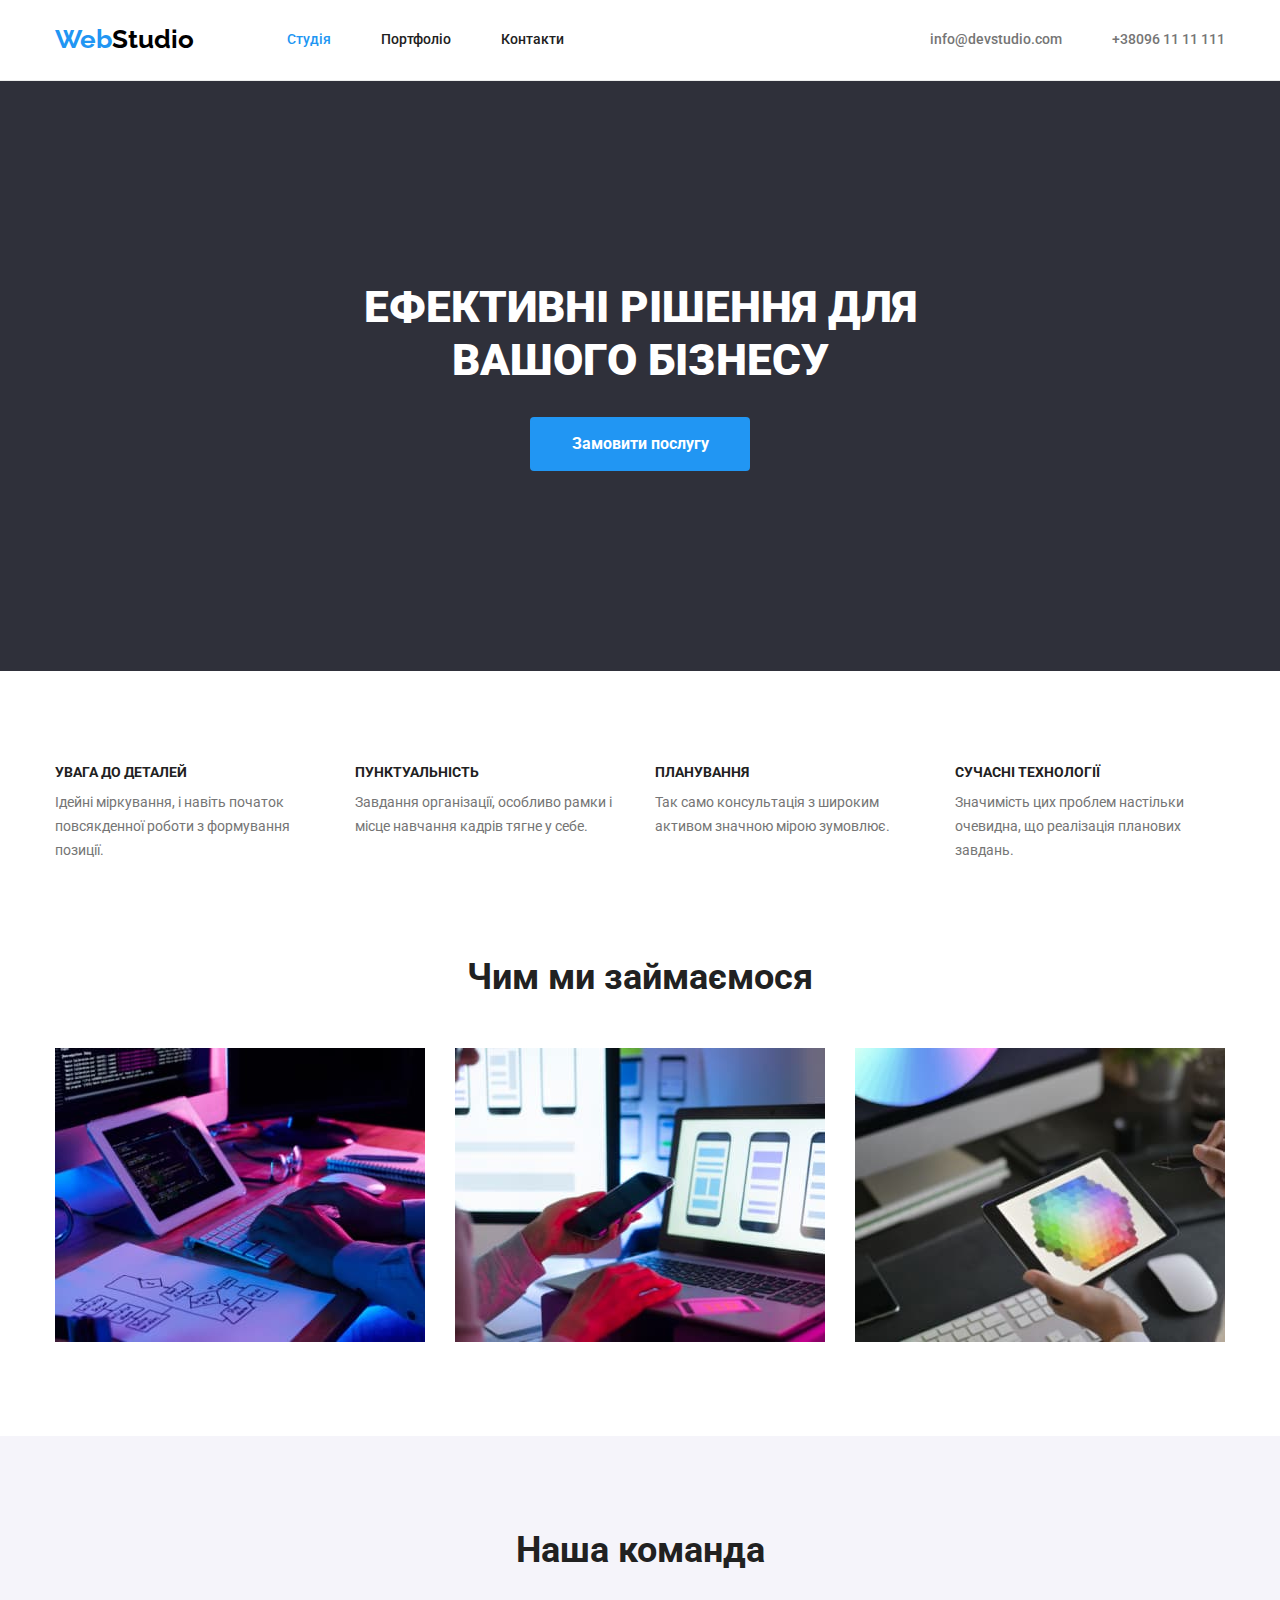
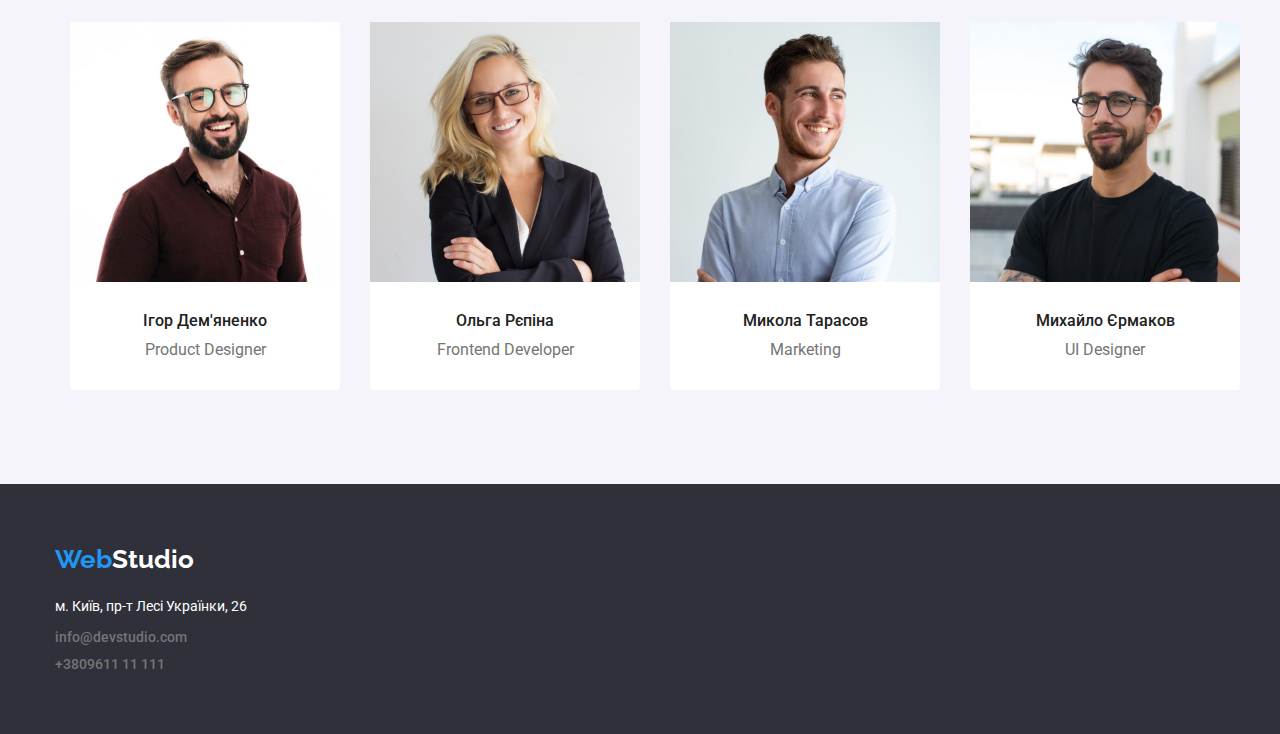
<file: index.html>
<!DOCTYPE html>
<html lang="uk">
  <head>
    <meta charset="UTF-8" />
    <meta http-equiv="X-UA-Compatible" content="IE=edge" />
    <meta name="viewport" content="width=device-width, initial-scale=1.0" />
    <title>Document</title>
    <link rel="stylesheet"
    href="https://cdnjs.cloudflare.com/ajax/libs/modern-normalize/1.0.0/modern-normalize.min.css"/>
    <link
      href="https://fonts.googleapis.com/css2?family=Raleway:wght@700&family=Roboto:wght@400;500;700;900&display=swap"
      rel="stylesheet"/>
    <link rel="stylesheet" href="./css/stiles.css" />
  </head>

  <body>
    <header class="border">
      <div class="container head-stile">
        <nav class="nav">
          <a href="./index.html" class="logo"><span class="logo-decoration">Web</span>Studio</a>
          <ul class="menu-header">
            <li class="nav-link current"><a href="./index.html" class="link">Студія</a></li>
            <li class="nav-link"><a href="./portfolio.html" class="link">Портфоліо</a></li>
            <li class="nav-link"><a href="#" class="link">Контакти</a></li>
        </ul>
        </nav>
        <ul class="contact-list">
          <li class="contact-header"><a href="mailto:info@devstudio.com" class="contacts">info@devstudio.com</a></li>
          <li class="contact-header"><a href="tel:+380961111111" class="contacts">+38096 11 11 111</a></li>
        </ul>
        </div>
    </header>
    <main>
      <section class="hero">
        <div class="container">
          <h1 class="title">Ефективні рішення для вашого бізнесу</h1>
          <button type="button"  class="button">Замовити послугу</button>
        </div>
      </section>
      <section class="section-position benefits-section">
        <div class="container">
          <ul class="benefits-list">
            <li class="benefits">
              <h3 class="benefits-title">УВАГА ДО ДЕТАЛЕЙ</h3>
              <p class="text">Ідейні міркування, і навіть початок повсякденної роботи з
                формування позиції.
              </p>
            </li>
            <li class="benefits">
              <h3 class="benefits-title">ПУНКТУАЛЬНІСТЬ</h3>
              <p class="text">Завдання організації, особливо рамки і місце навчання кадрів
                тягне у себе.
              </p>
            </li>
            <li class="benefits">
              <h3 class="benefits-title">ПЛАНУВАННЯ</h3>
              <p class="text">Так само консультація з широким активом значною мірою зумовлює.
              </p>
            </li>
            <li class="benefits">
              <h3 class="benefits-title">СУЧАСНІ ТЕХНОЛОГІЇ</h3>
              <p class="text">Значимість цих проблем настільки очевидна, що реалізація
                планових завдань.
              </p>
            </li>
          </ul>
        </div>
      </section>
      <section class="section-position">
        <div class="container">
          <h2 class="name-section">Чим ми займаємося</h2>
          <ul class="our-work">
            <li class="work"><img src="./images/img1.jpg" alt="На цьому фото процес кодування" width="370"/>
            </li>
            <li class="work"><img src="./images/img2.jpg" alt="На цьому фото процес програмування" width="370"/>
            </li>
            <li class="work"><img src="./images/img3.jpg" alt="На цьому фото процес налаштування" width="370"/>
            </li>
          </ul>
        </div>
      </section>

      <section class="team section-position">
        <div class="container">
        <h2 class="name-section">Наша команда</h2>
          <ul class="container team-wrap">
            <li class="icon-team">
              <img src="./images/photoIgor.jpg" alt="Фото Ігор Дем'яненко" width="270" class="foto"/>
              <h3 class="team-title">Ігор Дем'яненко</h3>
              <p class="position">Product Designer</p>
            </li>
            <li class="icon-team">
              <img src="./images/photoOlga.jpg" alt="Фото Ольга Рєпіна" width="270" class="foto"/>
              <h3 class="team-title">Ольга Рєпіна</h3>
              <p class="position">Frontend Developer</p>
            </li>
            <li class="icon-team">
              <img src="./images/photoMykola.jpg" alt="Фото Микола Тарасов" width="270" class="foto"/>
              <h3 class="team-title">Микола Тарасов</h3>
              <p class="position">Marketing</p>
            </li>
            <li class="icon-team">
              <img src="./images/photoMyhail.jpg" alt="Фото Михайло Єрмаков" width="270" class="foto"/>
              <h3 class="team-title">Михайло Єрмаков</h3>
              <p class="position">UI Designer</p>
            </li>
          </ul>
        </div>
      </section>
    </main>
    <footer class="bg-footer">
    <div class="container">
      <a href="./index.html" class="logo logo-footer"><span class="logo-decoration">Web</span>Studio</a>
      <address>
        <ul>
          <li class="decor-address"><a href="https://goo.gl/maps/CPtrU1FHBa2aNyZL9" target="_blank" rel="noopener noreferrer nofollow" class="address">м. Київ, пр-т Лесі Українки, 26</a></li>
          <li class="tell"><a href="mailto:info@devstudio.com" class="contacts">info@devstudio.com</a></li>
          <li><a href="tel:+380961111111" class="contacts">+3809611 11 111</a></li>
        </ul>
      </address>
    </div>
    </footer>
  </body>
</html>
</file>
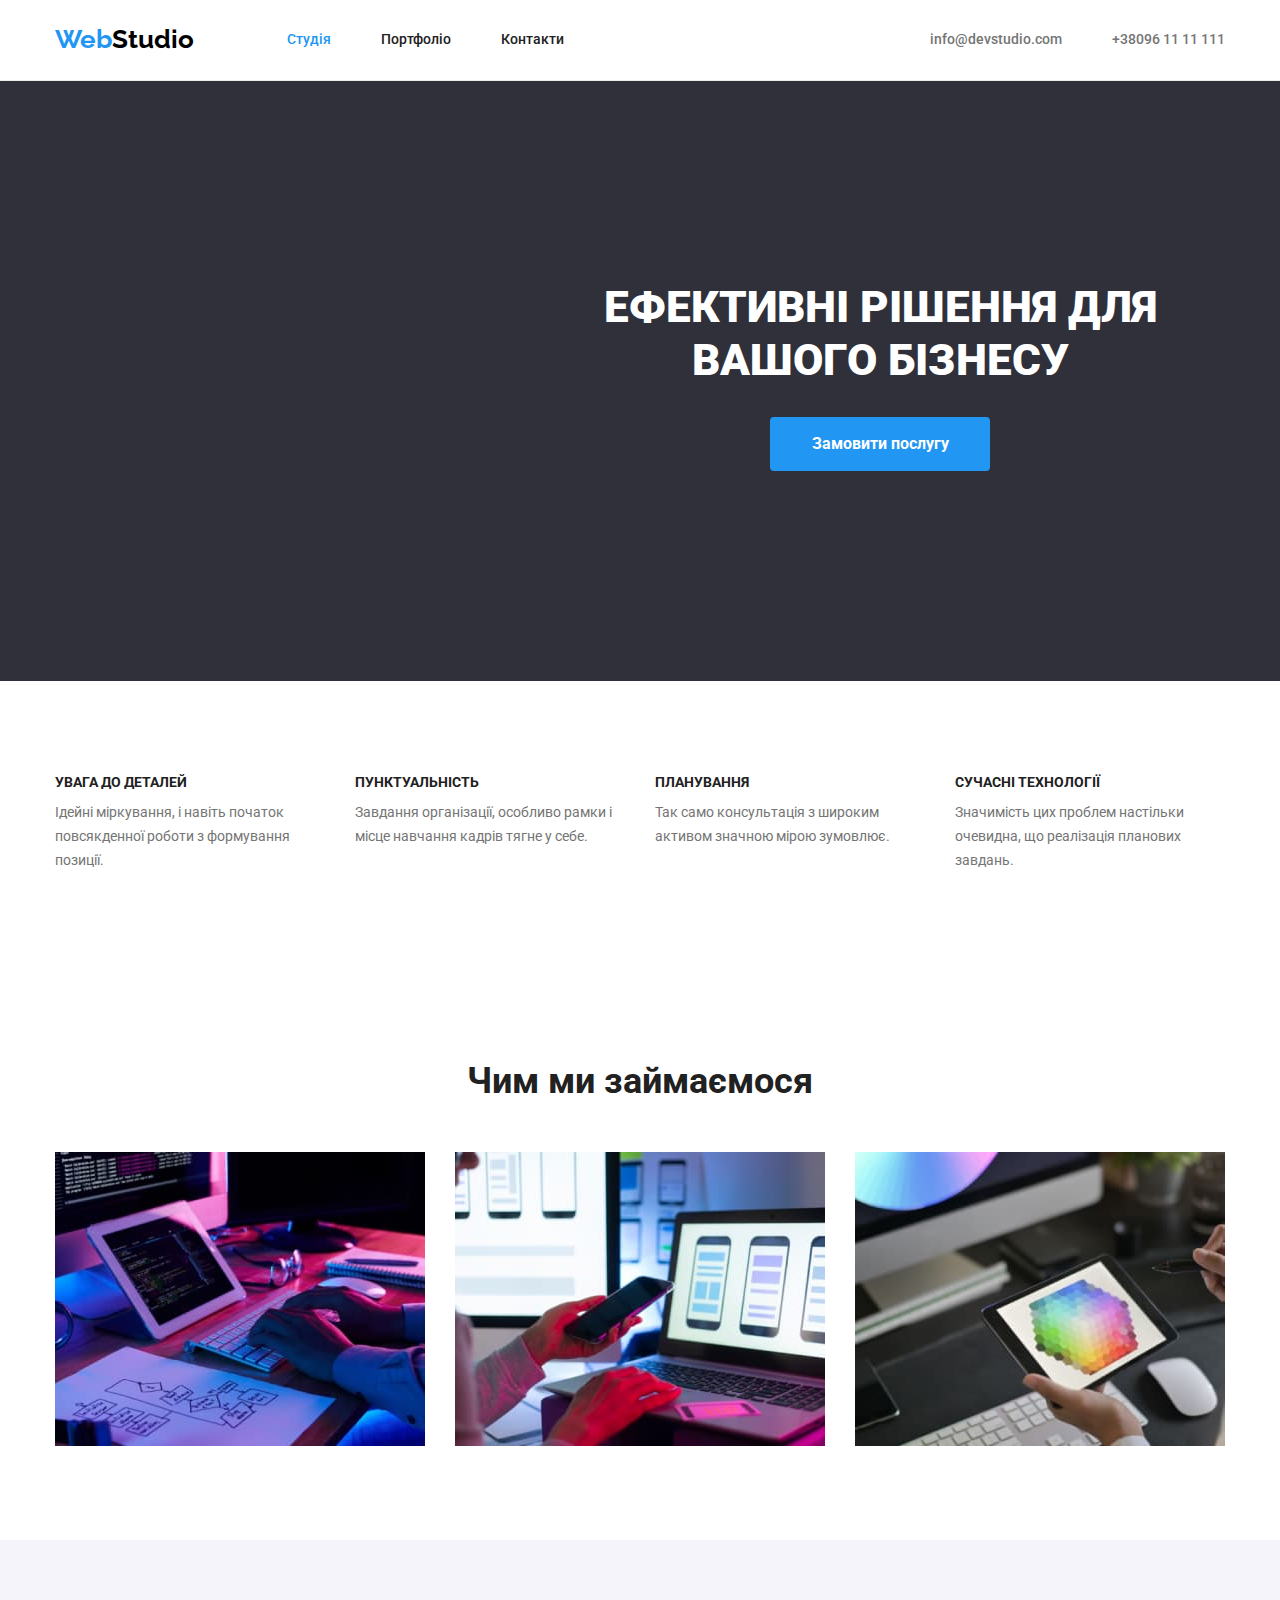
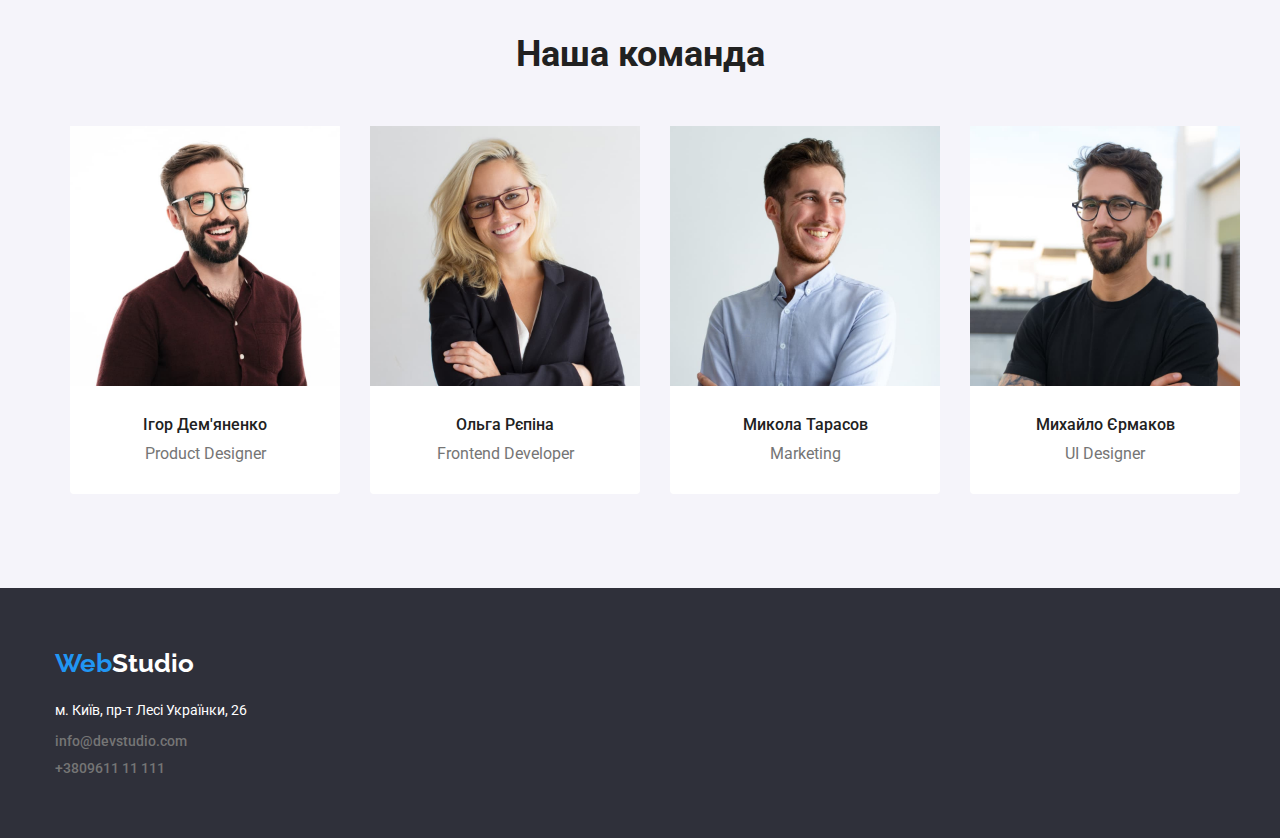
<file: images/index.html>
<!DOCTYPE html>
<html lang="uk">
  <head>
    <meta charset="UTF-8" />
    <meta http-equiv="X-UA-Compatible" content="IE=edge" />
    <meta name="viewport" content="width=device-width, initial-scale=1.0" />
    <title>Document</title>
    <link rel="stylesheet"
    href="https://cdnjs.cloudflare.com/ajax/libs/modern-normalize/1.0.0/modern-normalize.min.css"/>
    <link
      href="https://fonts.googleapis.com/css2?family=Raleway:wght@700&family=Roboto:wght@400;500;700;900&display=swap"
      rel="stylesheet"/>
    <link rel="stylesheet" href="./css/stiles.css" />
  </head>

  <body>
    <header class="border">
      <div class="container head-stile">
        <nav class="nav">
          <a href="./index.html" class="logo"><span class="logo-decoration">Web</span>Studio</a>
          <ul class="menu-header">
            <li class="nav-link current"><a href="./index.html" class="link">Студія</a></li>
            <li class="nav-link"><a href="./portfolio.html" class="link">Портфоліо</a></li>
            <li class="nav-link"><a href="#" class="link">Контакти</a></li>
        </ul>
        </nav>
        <ul class="contact-list">
          <li class="contact-header"><a href="mailto:info@devstudio.com" class="contacts">info@devstudio.com</a></li>
          <li class="contact-header"><a href="tel:+380961111111" class="contacts">+38096 11 11 111</a></li>
        </ul>
        </div>
    </header>
    <main>
      <section class="hero">
        <div class="container">
          <h1 class="title">Ефективні рішення для вашого бізнесу</h1>
          <button type="button"  class="button">Замовити послугу</button>
        </div>
      </section>
      <section class="section-position">
        <div class="container">
          <ul class="benefits-list">
            <li class="benefits">
              <h3 class="benefits-title">УВАГА ДО ДЕТАЛЕЙ</h3>
              <p class="text">Ідейні міркування, і навіть початок повсякденної роботи з
                формування позиції.
              </p>
            </li>
            <li class="benefits">
              <h3 class="benefits-title">ПУНКТУАЛЬНІСТЬ</h3>
              <p class="text">Завдання організації, особливо рамки і місце навчання кадрів
                тягне у себе.
              </p>
            </li>
            <li class="benefits">
              <h3 class="benefits-title">ПЛАНУВАННЯ</h3>
              <p class="text">Так само консультація з широким активом значною мірою зумовлює.
              </p>
            </li>
            <li class="benefits">
              <h3 class="benefits-title">СУЧАСНІ ТЕХНОЛОГІЇ</h3>
              <p class="text">Значимість цих проблем настільки очевидна, що реалізація
                планових завдань.
              </p>
            </li>
          </ul>
        </div>
      </section>
      <section class="section-position">
        <div class="container">
          <h2 class="name-section">Чим ми займаємося</h2>
          <ul class="our-work">
            <li class="work"><img src="./images/img1.jpg" alt="На цьому фото процес кодування" width="370"/>
            </li>
            <li class="work"><img src="./images/img2.jpg" alt="На цьому фото процес програмування" width="370"/>
            </li>
            <li class="work"><img src="./images/img3.jpg" alt="На цьому фото процес налаштування" width="370"/>
            </li>
          </ul>
        </div>
      </section>

      <section class="team section-position">
        <div class="container">
        <h2 class="name-section">Наша команда</h2>
          <ul class="container team-wrap">
            <li class="icon-team">
              <img src="./images/photoIgor.jpg" alt="Фото Ігор Дем'яненко" width="270" class="foto"/>
              <h3 class="team-title">Ігор Дем'яненко</h3>
              <p class="position">Product Designer</p>
            </li>
            <li class="icon-team">
              <img src="./images/photoOlga.jpg" alt="Фото Ольга Рєпіна" width="270" class="foto"/>
              <h3 class="team-title">Ольга Рєпіна</h3>
              <p class="position">Frontend Developer</p>
            </li>
            <li class="icon-team">
              <img src="./images/photoMykola.jpg" alt="Фото Микола Тарасов" width="270" class="foto"/>
              <h3 class="team-title">Микола Тарасов</h3>
              <p class="position">Marketing</p>
            </li>
            <li class="icon-team">
              <img src="./images/photoMyhail.jpg" alt="Фото Михайло Єрмаков" width="270" class="foto"/>
              <h3 class="team-title">Михайло Єрмаков</h3>
              <p class="position">UI Designer</p>
            </li>
          </ul>
        </div>
      </section>
    </main>
    <footer class="bg-footer">
    <div class="container">
      <a href="./index.html" class="logo logo-footer"><span class="logo-decoration">Web</span>Studio</a>
      <address>
        <ul>
          <li class="decor-address"><a href="https://goo.gl/maps/CPtrU1FHBa2aNyZL9" target="_blank" rel="noopener noreferrer nofollow" class="address">м. Київ, пр-т Лесі Українки, 26</a></li>
          <li class="tell"><a href="mailto:info@devstudio.com" class="contacts">info@devstudio.com</a></li>
          <li><a href="tel:+380961111111" class="contacts">+3809611 11 111</a></li>
        </ul>
      </address>
    </div>
    </footer>
  </body>
</html>
</file>
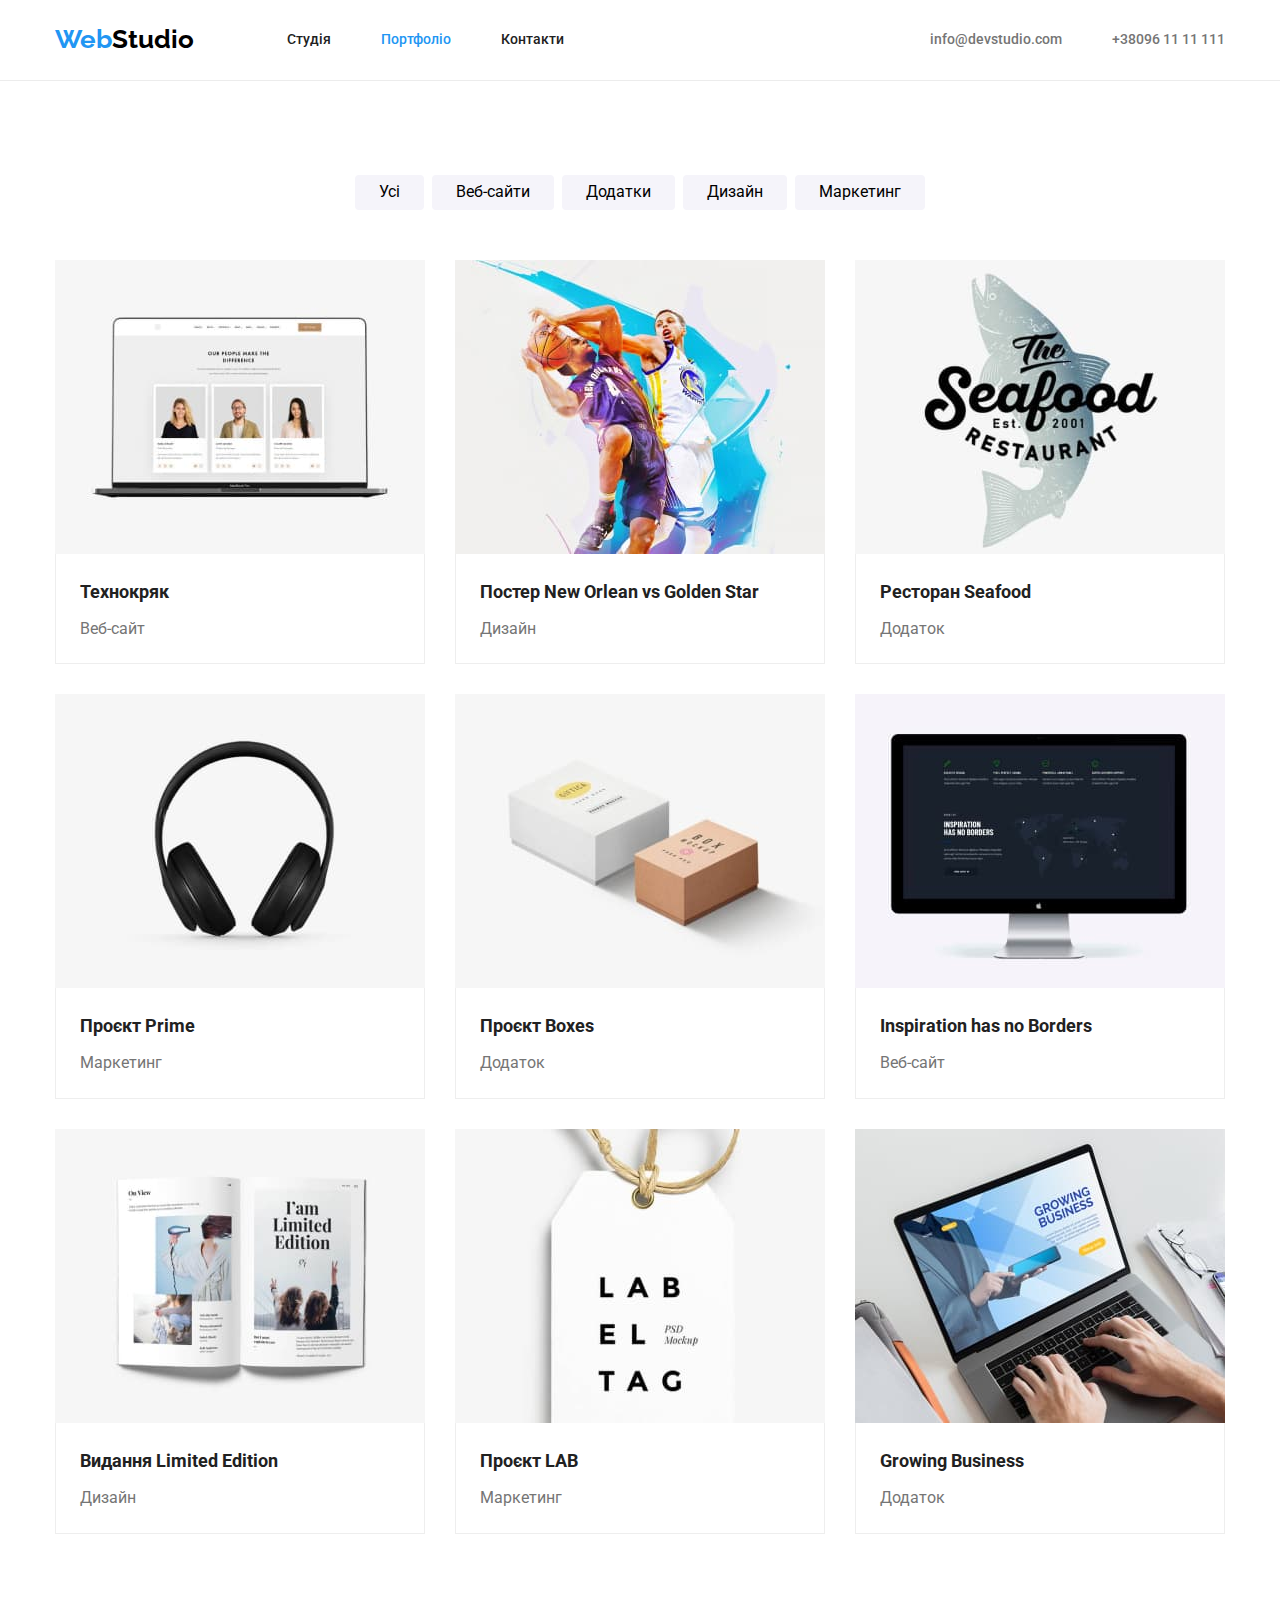
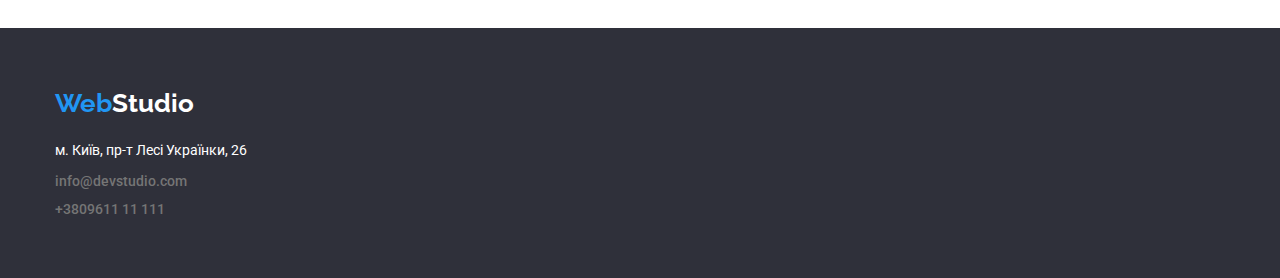
<file: portfolio.html>
<!DOCTYPE html>
<html lang="uk">
  <head>
    <meta charset="UTF-8" />
    <meta http-equiv="X-UA-Compatible" content="IE=edge" />
    <meta name="viewport" content="width=device-width, initial-scale=1.0" />
    <title>Document</title>
    <link
      rel="stylesheet"
      href="https://cdnjs.cloudflare.com/ajax/libs/modern-normalize/1.0.0/modern-normalize.min.css"
    />
    <link
      href="https://fonts.googleapis.com/css2?family=Raleway:wght@700&family=Roboto:wght@400;500;700;900&display=swap"
      rel="stylesheet"
    />
    <link rel="stylesheet" href="./css/stiles.css" />
  </head>
  <body>
    <header class="border">
      <div class="container head-stile">
        <nav class="nav">
          <a href="./index.html" class="logo"><span class="logo-decoration">Web</span>Studio</a>
          <ul class="menu-header">
            <li class="nav-link"><a href="./index.html" class="link">Студія</a></li>
            <li class="nav-link current"><a href="./portfolio.html" class="link">Портфоліо</a></li>
            <li class="nav-link"><a href="#" class="link">Контакти</a></li>
        </ul>
        </nav>
        <ul class="contact-list">
          <li class="contact-header"><a href="mailto:info@devstudio.com" class="contacts">info@devstudio.com</a></li>
          <li class="contact-header"><a href="tel:+380961111111" class="contacts">+38096 11 11 111</a></li>
        </ul>
        </div>
    </header>
    <main>
      <section class="section-position">
        <div class="container">
          <ul class="menu-portfolio">
            <li class="icon-button">
              <button type="button" class="button button-portfolio">Усі</button>
            </li>
            <li class="icon-button">
              <button type="button" class="button button-portfolio">
                Веб-сайти
              </button>
            </li>
            <li class="icon-button">
              <button type="button" class="button button-portfolio">
                Додатки
              </button>
            </li>
            <li class="icon-button">
              <button type="button" class="button button-portfolio">
                Дизайн
              </button>
            </li>
            <li class="icon-button">
              <button type="button" class="button button-portfolio">
                Маркетинг
              </button>
            </li>
          </ul>
          <ul class="products">
            <li class="icon-product">
              <a href="#">
                <img src="./images/Технокряк.jpg" alt="Технокряк" width="370" />
                <div class="container-product">
                  <h3 class="name-product">Технокряк</h3>
                  <p class="group">Веб-сайт</p>
                </div>
              </a>
            </li>
            <li class="icon-product">
              <a href="#">
                <img
                  src="./images/Постер.jpg"
                  alt="Постер New Orlean vs Golden Star"
                  width="370"
                />
                <div class="container-product">
                  <h3 class="name-product">Постер New Orlean vs Golden Star</h3>
                  <p class="group">Дизайн</p>
                </div>
              </a>
            </li>
            <li class="icon-product">
              <a href="#">
                <img
                  src="./images/Ресторан.jpg"
                  alt="Ресторан Seafood"
                  width="370"
                />
                <div class="container-product">
                  <h3 class="name-product">Ресторан Seafood</h3>
                  <p class="group">Додаток</p>
                </div>
              </a>
            </li>
            <li class="icon-product">
              <a href="#">
                <img src="./images/Prime.jpg" alt="Проєкт Prime" width="370" />
                <div class="container-product">
                  <h3 class="name-product">Проєкт Prime</h3>
                  <p class="group">Маркетинг</p>
                </div>
              </a>
            </li>
            <li class="icon-product">
              <a href="#">
                <img src="./images/Boxes.jpg" alt="Проєкт Boxes" width="370" />
                <div class="container-product">
                  <h3 class="name-product">Проєкт Boxes</h3>
                  <p class="group">Додаток</p>
                </div>
              </a>
            </li>
            <li class="icon-product">
              <a href="">
                <img
                  src="./images/Inspiration.jpg"
                  alt="Inspiration has no Borders"
                  width="370"
                />
                <div class="container-product">
                  <h3 class="name-product">Inspiration has no Borders</h3>
                  <p class="group">Веб-сайт</p>
                </div>
              </a>
            </li>
            <li class="icon-product">
              <a href="#">
                <img
                  src="./images/Видання.jpg"
                  alt="Видання Limited Edition"
                  width="370"
                />
                <div class="container-product">
                  <h3 class="name-product">Видання Limited Edition</h3>
                  <p class="group">Дизайн</p>
                </div>
              </a>
            </li>
            <li class="icon-product">
              <a href="#">
                <img src="./images/LAB.jpg" alt="Проєкт LAB" width="370" />
                <div class="container-product">
                  <h3 class="name-product">Проєкт LAB</h3>
                  <p class="group">Маркетинг</p>
                </div>
              </a>
            </li>
            <li class="icon-product">
              <a href="#">
                <img
                  src="./images/Growing.jpg"
                  alt="Growing Business"
                  width="370"
                />
                <div class="container-product">
                  <h3 class="name-product">Growing Business</h3>
                  <p class="group">Додаток</p>
                </div>
              </a>
            </li>
          </ul>
        </div>
      </section>
    </main>
    <footer class="bg-footer">
      <div class="container">
        <a href="./index.html" class="logo logo-footer"><span class="logo-decoration">Web</span>Studio</a>
        <address>
          <ul>
            <li class="decor-address"><a href="https://goo.gl/maps/CPtrU1FHBa2aNyZL9" target="_blank" rel="noopener noreferrer nofollow" class="address">м. Київ, пр-т Лесі Українки, 26</a></li>
            <li class="tell"><a href="mailto:info@devstudio.com" class="contacts">info@devstudio.com</a></li>
            <li><a href="tel:+380961111111" class="contacts">+3809611 11 111</a></li>
          </ul>
        </address>
      </div>
    </footer>
  </body>
</html>
</file>
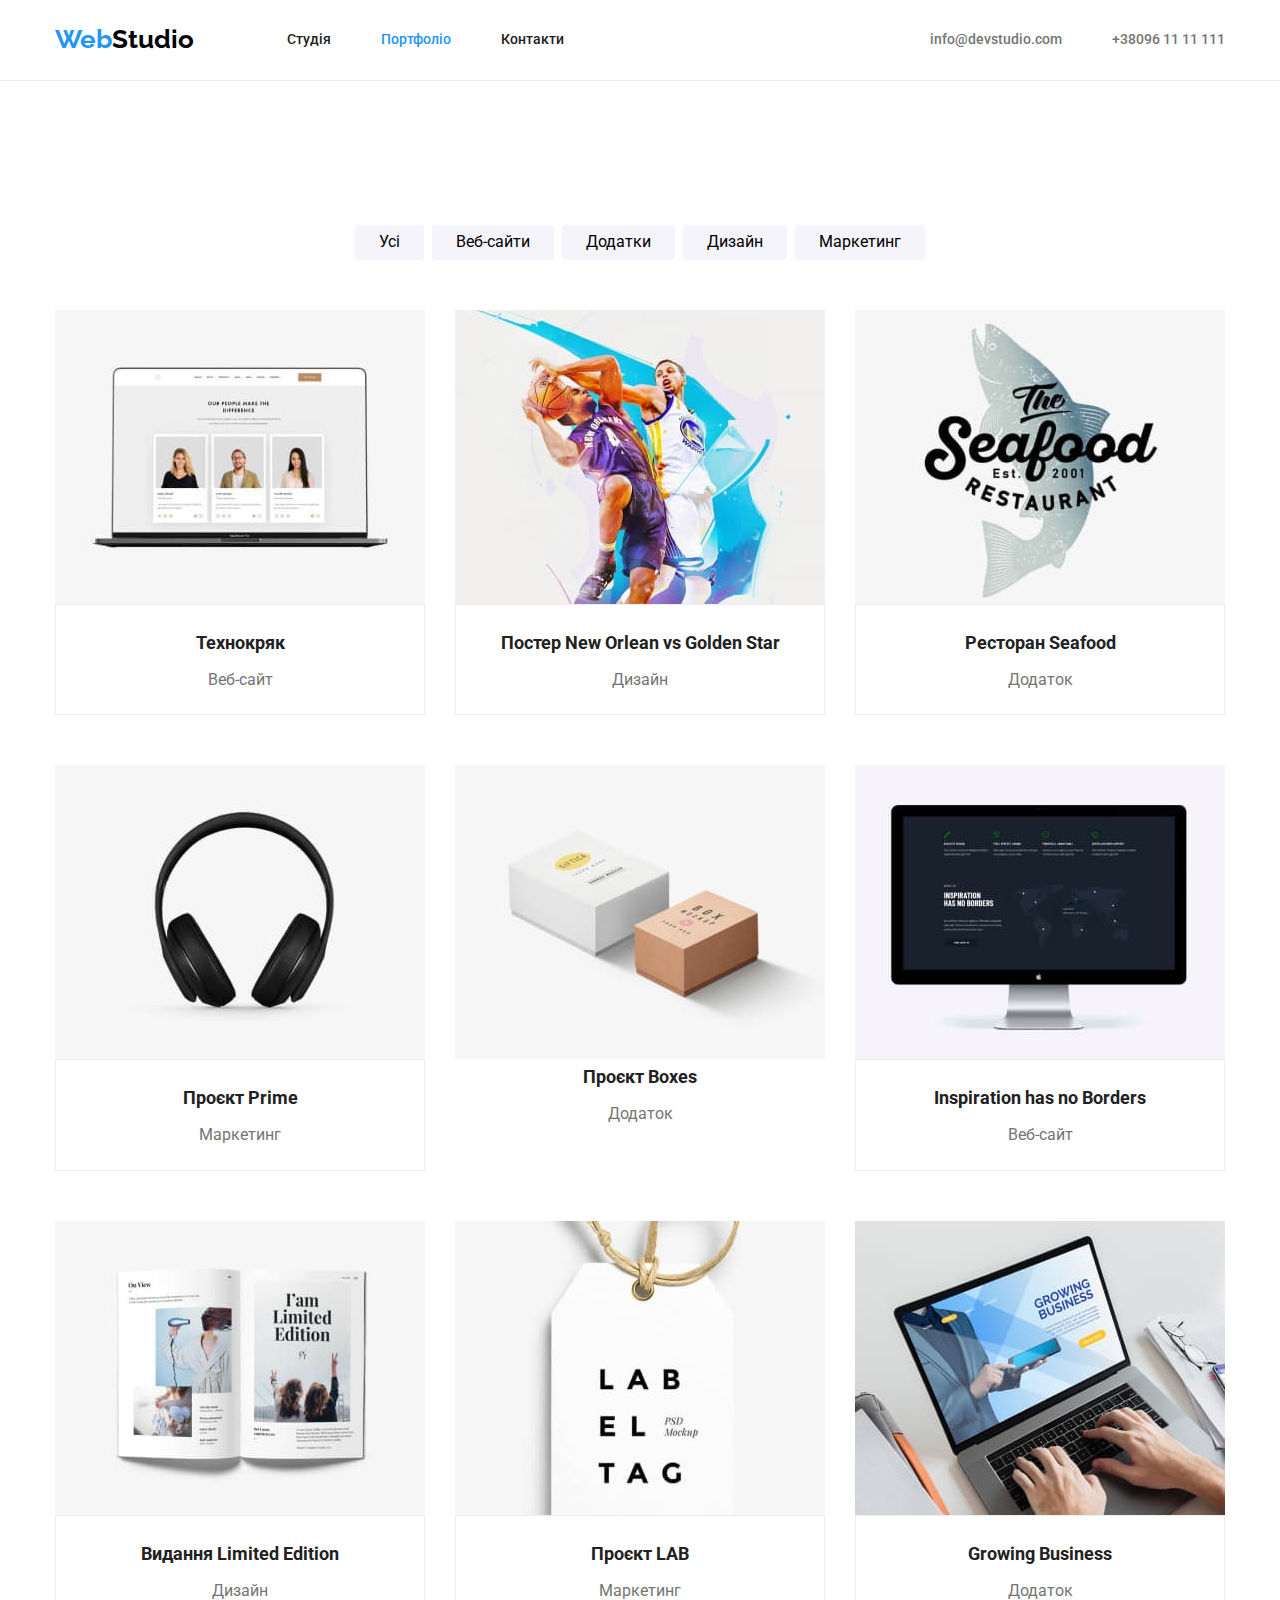
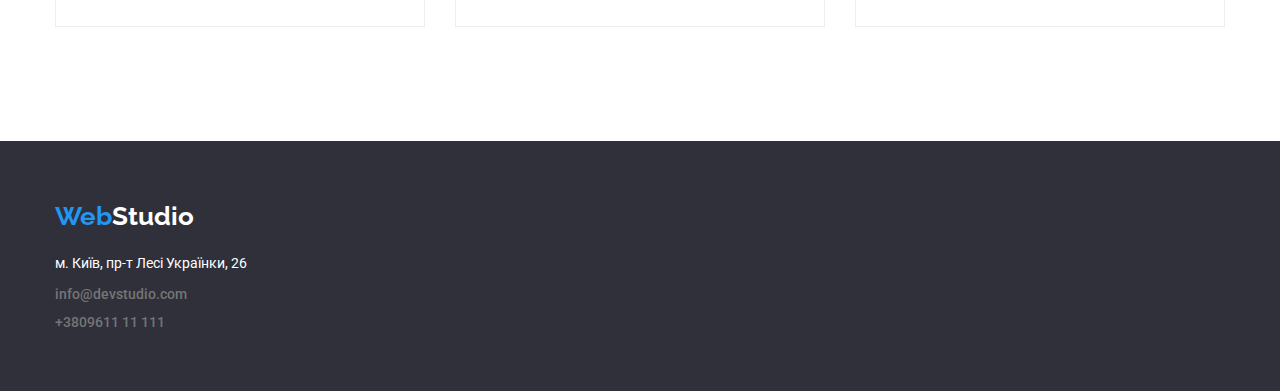
<file: images/portfolio.html>
<!DOCTYPE html>
<html lang="uk">
  <head>
    <meta charset="UTF-8" />
    <meta http-equiv="X-UA-Compatible" content="IE=edge" />
    <meta name="viewport" content="width=device-width, initial-scale=1.0" />
    <title>Document</title>
    <link
      rel="stylesheet"
      href="https://cdnjs.cloudflare.com/ajax/libs/modern-normalize/1.0.0/modern-normalize.min.css"
    />
    <link
      href="https://fonts.googleapis.com/css2?family=Raleway:wght@700&family=Roboto:wght@400;500;700;900&display=swap"
      rel="stylesheet"
    />
    <link rel="stylesheet" href="./css/stiles.css" />
  </head>
  <body>
    <header class="border">
      <div class="container head-stile">
        <nav class="nav">
          <a href="./index.html" class="logo"><span class="logo-decoration">Web</span>Studio</a>
          <ul class="menu-header">
            <li class="nav-link"><a href="./index.html" class="link">Студія</a></li>
            <li class="nav-link current"><a href="./portfolio.html" class="link">Портфоліо</a></li>
            <li class="nav-link"><a href="#" class="link">Контакти</a></li>
        </ul>
        </nav>
        <ul class="contact-list">
          <li class="contact-header"><a href="mailto:info@devstudio.com" class="contacts">info@devstudio.com</a></li>
          <li class="contact-header"><a href="tel:+380961111111" class="contacts">+38096 11 11 111</a></li>
        </ul>
        </div>
    </header>
    <main>
      <section class="section-position">
        <div class="container">
          <ul class="menu-portfolio">
            <li class="icon-button">
              <button type="button" class="button button-portfolio">Усі</button>
            </li>
            <li class="icon-button">
              <button type="button" class="button button-portfolio">
                Веб-сайти
              </button>
            </li>
            <li class="icon-button">
              <button type="button" class="button button-portfolio">
                Додатки
              </button>
            </li>
            <li class="icon-button">
              <button type="button" class="button button-portfolio">
                Дизайн
              </button>
            </li>
            <li class="icon-button">
              <button type="button" class="button button-portfolio">
                Маркетинг
              </button>
            </li>
          </ul>
          <ul class="products">
            <li class="icon-product">
              <a href="#">
                <img src="./images/Технокряк.jpg" alt="Технокряк" width="370" />
                <div class="container-product">
                  <h3 class="name-product">Технокряк</h3>
                  <p class="group">Веб-сайт</p>
                </div>
              </a>
            </li>
            <li class="icon-product">
              <a href="#">
                <img
                  src="./images/Постер.jpg"
                  alt="Постер New Orlean vs Golden Star"
                  width="370"
                />
                <div class="container-product">
                  <h3 class="name-product">Постер New Orlean vs Golden Star</h3>
                  <p class="group">Дизайн</p>
                </div>
              </a>
            </li>
            <li class="icon-product">
              <a href="#">
                <img
                  src="./images/Ресторан.jpg"
                  alt="Ресторан Seafood"
                  width="370"
                />
                <div class="container-product">
                  <h3 class="name-product">Ресторан Seafood</h3>
                  <p class="group">Додаток</p>
                </div>
              </a>
            </li>
            <li class="icon-product">
              <a href="#">
                <img src="./images/Prime.jpg" alt="Проєкт Prime" width="370" />
                <div class="container-product">
                  <h3 class="name-product">Проєкт Prime</h3>
                  <p class="group">Маркетинг</p>
                </div>
              </a>
            </li>
            <li class="icon-product">
              <a href="">
                <img src="./images/Boxes.jpg" alt="Проєкт Boxes" width="370" />
                <div class="conteiner-product">
                  <h3 class="name-product">Проєкт Boxes</h3>
                  <p class="group">Додаток</p>
                </div>
              </a>
            </li>
            <li class="icon-product">
              <a href="">
                <img
                  src="./images/Inspiration.jpg"
                  alt="Inspiration has no Borders"
                  width="370"
                />
                <div class="container-product">
                  <h3 class="name-product">Inspiration has no Borders</h3>
                  <p class="group">Веб-сайт</p>
                </div>
              </a>
            </li>
            <li class="icon-product">
              <a href="#">
                <img
                  src="./images/Видання.jpg"
                  alt="Видання Limited Edition"
                  width="370"
                />
                <div class="container-product">
                  <h3 class="name-product">Видання Limited Edition</h3>
                  <p class="group">Дизайн</p>
                </div>
              </a>
            </li>
            <li class="icon-product">
              <a href="#">
                <img src="./images/LAB.jpg" alt="Проєкт LAB" width="370" />
                <div class="container-product">
                  <h3 class="name-product">Проєкт LAB</h3>
                  <p class="group">Маркетинг</p>
                </div>
              </a>
            </li>
            <li class="icon-product">
              <a href="#">
                <img
                  src="./images/Growing.jpg"
                  alt="Growing Business"
                  width="370"
                />
                <div class="container-product">
                  <h3 class="name-product">Growing Business</h3>
                  <p class="group">Додаток</p>
                </div>
              </a>
            </li>
          </ul>
        </div>
      </section>
    </main>
    <footer class="bg-footer">
      <div class="container">
        <a href="./index.html" class="logo logo-footer"><span class="logo-decoration">Web</span>Studio</a>
        <address>
          <ul>
            <li class="decor-address"><a href="https://goo.gl/maps/CPtrU1FHBa2aNyZL9" target="_blank" rel="noopener noreferrer nofollow" class="address">м. Київ, пр-т Лесі Українки, 26</a></li>
            <li class="tell"><a href="mailto:info@devstudio.com" class="contacts">info@devstudio.com</a></li>
            <li><a href="tel:+380961111111" class="contacts">+3809611 11 111</a></li>
          </ul>
        </address>
      </div>
    </footer>
  </body>
</html>
</file>
<file: css/stiles.css>
body {
    font-family: 'Roboto', sans-serif;
    font-style: normal;
    font-weight: 400;
    --dominant-color: #212121;
    --secondary-color:  #757575;
    --accent-color:  #2196F3;
}

*,
*::before,
*::after {
    box-sizing: border-box;
}
h1,
h2,
h3,
h4,
h5,
h6,
p,
ul { 
    margin: 0;
    padding: 0;
} 

a {
    text-decoration: none;
}

ul {
    list-style-type: none;
}

img {
    display: block;
    max-width: 100%;
    height: auto;
}
address{
    font-style: normal;
}
.container {
    width: 1200px;
    padding: 0 15px;
    margin: 0 auto;
}

                                            /*Header */

                                            /* Logo */
.logo {
    font-family: 'Raleway', sans-serif;
        font-style: normal;
        font-weight: 700;
        font-size: 26px;
        line-height: 1.2;
        color: #000000;
}

.logo.logo-footer {
    display: inline-block;
    margin-bottom: 20px;
    color: #ffffff;
}

.logo .logo-decoration {
    color: var(--accent-color);
}

                                         /* Navigation */
.border{
    border-bottom: 1px solid #ECECEC;
    padding-top: 24px;
    padding-bottom: 25px;  
}

.head-stile {
        display: flex;
        align-items: center;
   
}
.nav {
    display: flex;
    align-items: center;   
}

.menu-header{
    display: flex;
    margin-left: 93px;
}
.contact-list{
    display: flex;

    margin-left: auto;
}

.contact-header:not(:last-child){
    margin-right: 50px;
}

.nav-link:not(:last-child){
    margin-right: 50px;
}

.nav-link .link{
    font-weight: 500;
    font-size: 14px;
    line-height: 1.1;
    color: var(--dominant-color);
}

.nav-link.current .link{
    color: var(--accent-color);
}

.contacts{
    font-weight: 500;
    font-size: 14px;
    line-height: 1.1;
    color: var(--secondary-color);
}
                                           /* accent */
.contacts:hover,
.contacts:focus,
.nav-link .link:hover,
.nav-link .link:focus,
.decor-address .address:hover,
.decor-address .address:focus{
    color: var(--accent-color);
}

.hero .button:hover,
.hero .button:focus{
    background-color: #FFFFFF;
    color: var(--dominant-color);
}
.button:hover,
.button:focus {
    background-color: var(--accent-color);
    color: #ffffff;
}

                                      /* main index*/
.hero {
    text-align: center;
    background-color: #2F303A;
    padding: 200px 0;
}
.hero .title{
    font-weight: 900;
        font-size: 44px;
        line-height: 1.2;
        text-transform: uppercase;
         color: #FFFFFF;

         width: 696px;
         margin-left: auto;
         margin-right: auto;
         margin-bottom: 30px;
}
.hero .button{
    font-weight: 700;
    font-size: 16px;
    line-height: 1.9; 
    border-radius: 4px;
    border-color: transparent;
    color: #FFFFFF;
    background-color: var(--accent-color);

    min-height: 54px;
    min-width: 220px;
    padding: 10px 32px;
}
.section-position{
    padding-top: 94px;
    padding-bottom: 94px;

}
.benefits-section{
    padding-bottom: 0;
}
.button {
background: #F5F4FA;
cursor: pointer;
}
.name-section{
    font-weight: 700;
        font-size: 36px;
        line-height: 1.16;
        color: var(--dominant-color);
        text-align: center;

        margin-bottom: 50px;
}
.benefits-list{
    display: flex;
}
.benefits{
    text-align: left;
    width: 270px;
}
.benefits:not(:last-child){
    margin-right: 30px;
}
.benefits .benefits-title{
    font-weight: 700;
        font-size: 14px;
        line-height: 1.14;
        color: var(--dominant-color);

        margin-bottom: 10px;
}
.benefits .text {
font-weight: 400;
    font-size: 14px;
    line-height: 1.7;
    color: var(--secondary-color);
}
.our-work{
    display: flex;
}
.work:not(:last-child){
    margin-right: 30px;
}
.team {
    background-color: #F5F4FA;
}
.team .team-title {
    font-weight: 500;
        font-size: 16px;
        line-height: 1.18;
        color: var(--dominant-color);

        padding-top: 30px;
        margin-bottom: 10px;
}
.team .position {
    font-weight: 400;
        font-size: 16px;
        line-height: 1.18;
        color: var(--secondary-color);

        padding-bottom: 30px;
}

.team-wrap{
    display: flex;
}
.icon-team:not(:last-child){
    margin-right: 30px;
}

.icon-team{
    text-align: center;
    background-color: #ffffff;
    border-radius: 0px 0px 4px 4px;
    border-color: transparent;
    
    width: 270px;
}

                                  /* main portfolio */
.menu-portfolio{
    display: flex;
    justify-content: center;
    margin-bottom: 50px;
}
.icon-button:not(:last-child){
    margin-right: 8px;
}
.button-portfolio {
    border-color: transparent;
    border-radius: 4px;
    padding: 6px 22px;
}

.products{
    display: flex;
    flex-wrap: wrap;
}
.icon-product{
    width: 370px;

    margin-right: 30px;
    margin-bottom: 30px;
}
.icon-product:nth-child(3n){
    margin-right: 0px;
}
.icon-product:nth-last-child(-n+3){
    margin-bottom: 0px;
}

.container-product{
    
    border: 1px solid #EEEEEE;
    border-top: none;

    padding: 20px 24px;
}
.icon-product .name-product {
    font-weight: 700;
font-size: 18px;
line-height: 2;
color: var(--dominant-color);

margin-bottom: 4px;
}
.icon-product .group {
    font-weight: 400;
font-size: 16px;
line-height: 1.87;
color: var(--secondary-color);
}

                                      /* footer */
.bg-footer{
    background-color: #2F303A;
    padding-top: 60px;
    padding-bottom: 60px;
}
.bg-footer .container{
    text-align: left;
}

.decor-address{
    margin-bottom: 9px;
}

.tell{
    margin-bottom: 9px;
}


.bg-footer .address {
    font-style: normal;
    font-weight: 400;
        font-size: 14px;
        line-height: 1.7;
        color: #FFFFFF;
}
</file>
<file: images/css/stiles.css>
body {
    font-family: 'Roboto', sans-serif;
    font-style: normal;
    font-weight: 400;
    --dominant-color: #212121;
    --secondary-color:  #757575;
    --accent-color:  #2196F3;
}

*,
*::before,
*::after {
    box-sizing: border-box;
}
h1,
h2,
h3,
h4,
h5,
h6,
p,
ul { 
    margin: 0;
    padding: 0;
} 

a {
    text-decoration: none;
}

ul {
    list-style-type: none;
}

img {
    display: block;
}
address{
    font-style: normal;
}
.container {
    width: 1200px;
    padding: 0 15px;
    margin: 0 auto;
    text-align: center;
}

                                            /*Header */

                                            /* Logo */
.logo {
    font-family: 'Raleway', sans-serif;
        font-style: normal;
        font-weight: 700;
        font-size: 26px;
        line-height: 1.2;
        color: #000000;
}

.logo.logo-footer {
    display: inline-block;
    margin-bottom: 20px;
    color: #ffffff;
}

.logo .logo-decoration {
    color: var(--accent-color);
}

                                         /* Navigation */
.border{
    border-bottom: 1px solid #ECECEC;;
}

.head-stile {
    font-weight: 500;
    font-size: 14px;
    line-height: 1.1;

        display: flex;
        align-items: center;
        padding-top: 24px;
        padding-bottom: 25px;     
}
.nav {
    display: flex;
    align-items: center;   
}

.menu-header{
    display: flex;
    margin-left: 93px;
}
.contact-list{
    display: flex;

    margin-left: auto;
}

.contact-header:not(:last-child){
    margin-right: 50px;
}

.nav-link:not(:last-child){
    margin-right: 50px;
}

.nav-link .link{
    color: var(--dominant-color);
}

.nav-link.current .link{
    color: var(--accent-color);
}

.contacts{
    font-weight: 500;
    font-size: 14px;
    line-height: 1.1;
    color: var(--secondary-color);
}
                                           /* accent */
.contacts:hover,
.contacts:focus,
.nav-link .link:hover,
.nav-link .link:focus,
.decor-address .address:hover,
.decor-address .address:focus{
    color: var(--accent-color);
}

.hero .button:hover,
.hero .button:focus{
    background-color: #FFFFFF;
    color: var(--dominant-color);
}
.button:hover,
.button:focus {
    background-color: var(--accent-color);
    color: #ffffff;
}

                                      /* main index*/
.hero {
    background-color: #2F303A;
    min-height: 600px;
    padding: 200px 280px;
}
.hero .title{
    font-weight: 900;
        font-size: 44px;
        line-height: 1.2;
        text-transform: uppercase;
         color: #FFFFFF;

         padding: 0 280px;
         margin-bottom: 30px;
}
.hero .button{
    font-weight: 700;
    font-size: 16px;
    line-height: 1.9; 
    border-radius: 4px;
    border-color: transparent;
    color: #FFFFFF;
    background-color: var(--accent-color);

    min-height: 54px;
    min-width: 220px;
    padding: 10px 32px;
}
.section-position{
    padding-top: 94px;
    padding-bottom: 94px;

}
.button {
background: #F5F4FA;
cursor: pointer;
}
.name-section{
    font-weight: 700;
        font-size: 36px;
        line-height: 1.16;
        color: var(--dominant-color);

        margin-bottom: 50px;
}
.benefits-list{
    display: flex;
}
.benefits{
    text-align: left;
    width: 270px;
}
.benefits:not(:last-child){
    margin-right: 30px;
}
.benefits .benefits-title{
    font-weight: 700;
        font-size: 14px;
        line-height: 1.14;
        color: var(--dominant-color);

        margin-bottom: 10px;
}
.benefits .text {
font-weight: 400;
    font-size: 14px;
    line-height: 1.7;
    color: var(--secondary-color);
}
.our-work{
    display: flex;
}
.work:not(:last-child){
    margin-right: 30px;
}
.team {
    background-color: #F5F4FA;
}
.team .team-title {
    font-weight: 500;
        font-size: 16px;
        line-height: 1.18;
        color: var(--dominant-color);

        margin-bottom: 10px;
}
.team .position {
    font-weight: 400;
        font-size: 16px;
        line-height: 1.18;
        color: var(--secondary-color);
}

.team-wrap{
    display: flex;
}
.icon-team:not(:last-child){
    margin-right: 30px;
}

.icon-team{
    background-color: #ffffff;
    border-radius: 0px 0px 4px 4px;
    border-color: transparent;
    padding-bottom: 30px;
    width: 270px;
}
.foto{
    margin-bottom: 30px;
}
                                  /* main portfolio */
.menu-portfolio{
    display: flex;
    justify-content: center;
    margin: 50px;
}
.icon-button:not(:last-child){
    margin-right: 8px;
}
.button-portfolio {
    border-color: transparent;
    border-radius: 4px;
    padding: 6px 22px;
}

.products{
    display: flex;
    flex-wrap: wrap;
}
.icon-product{
    width: 370px;

    padding-bottom: 20px;
    margin-right: 30px;
    margin-bottom: 30px;
}
.icon-product:nth-child(3n){
    margin-right: 0px;
}
.icon-product:nth-last-child(-n+3){
    margin-bottom: 0px;
}

.container-product{
    border: 1px solid #EEEEEE;

    padding: 20px 24px;
}
.icon-product .name-product {
    font-weight: 700;
font-size: 18px;
line-height: 2;
color: var(--dominant-color);

margin-bottom: 4px;
}
.icon-product .group {
    font-weight: 400;
font-size: 16px;
line-height: 1.87;
color: var(--secondary-color);
}

                                      /* footer */
.bg-footer{
    background-color: #2F303A;
    padding-top: 60px;
    padding-bottom: 60px;
}
.bg-footer .container{
    text-align: left;
}

.decor-address{
    margin-bottom: 9px;
}

.tell{
    margin-bottom: 9px;
}


.bg-footer .address {
    font-style: normal;
    font-weight: 400;
        font-size: 14px;
        line-height: 1.7;
        color: #FFFFFF;
}
</file>
